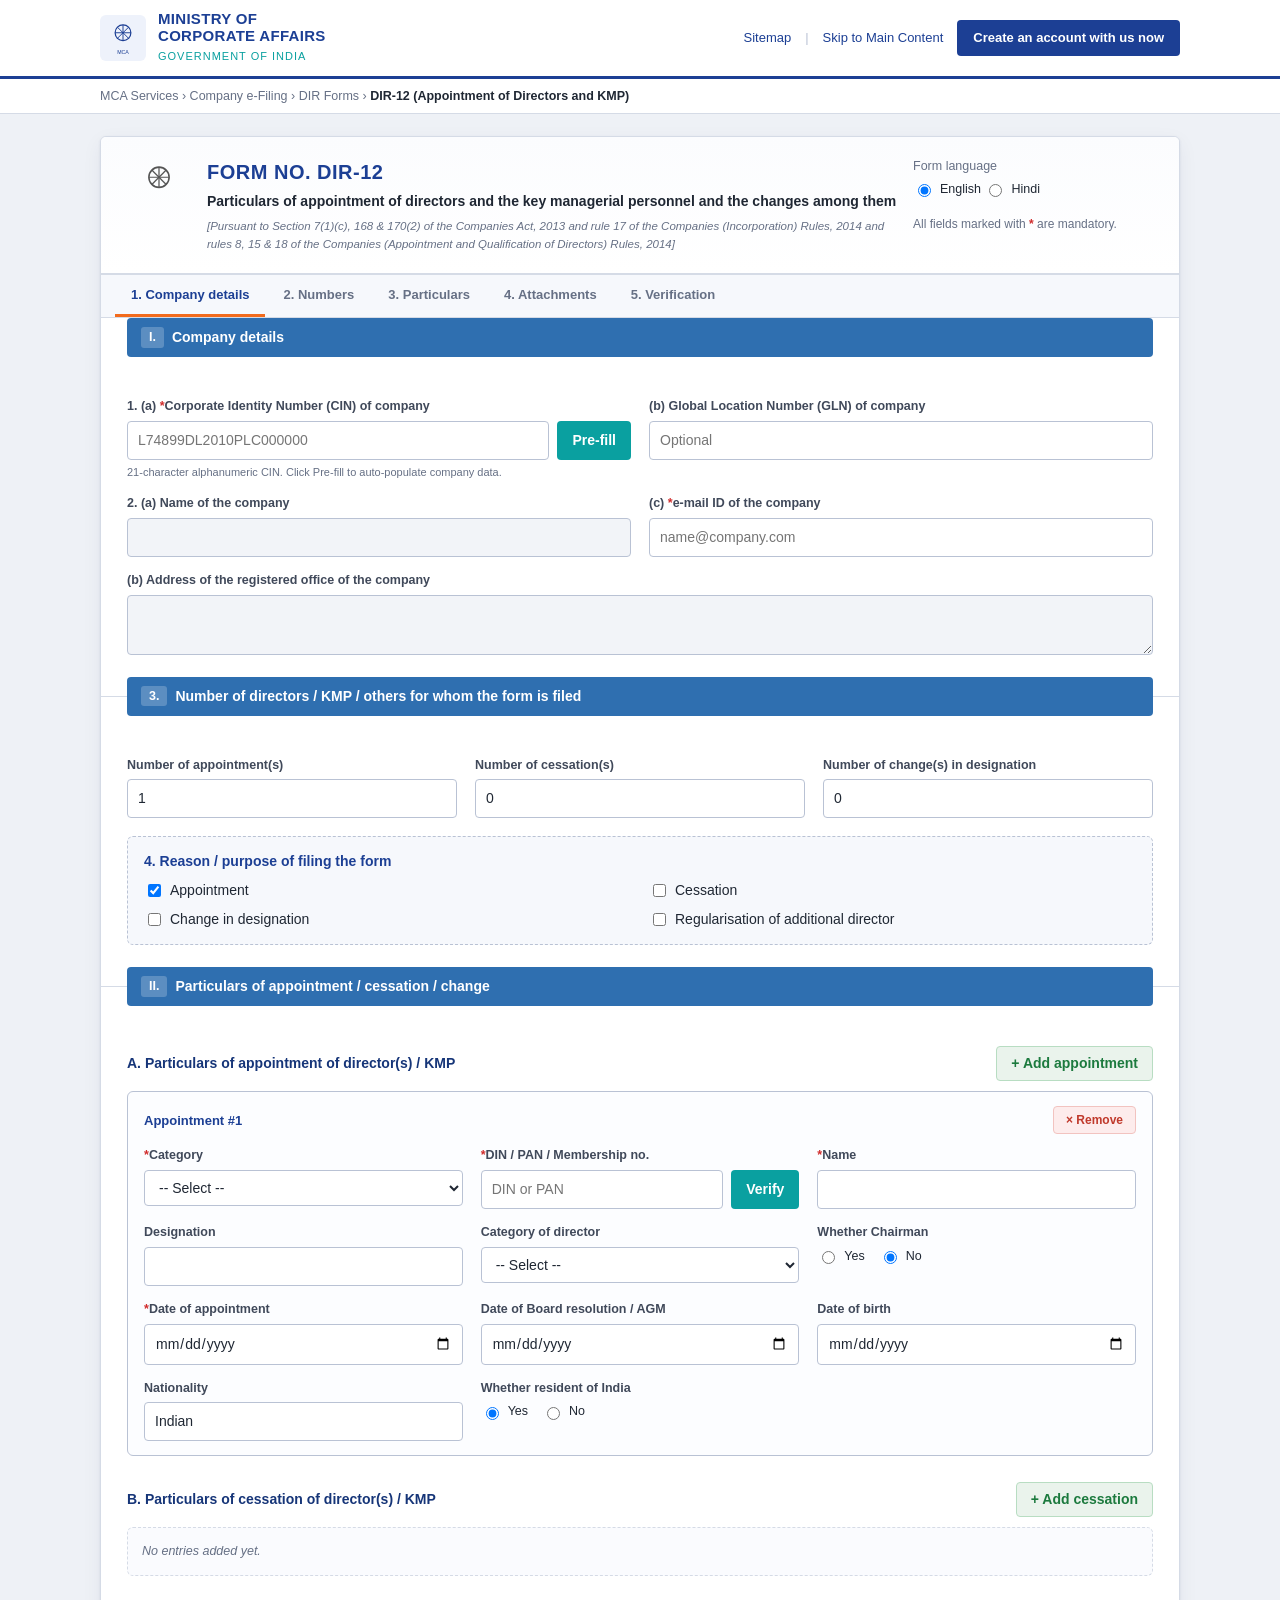
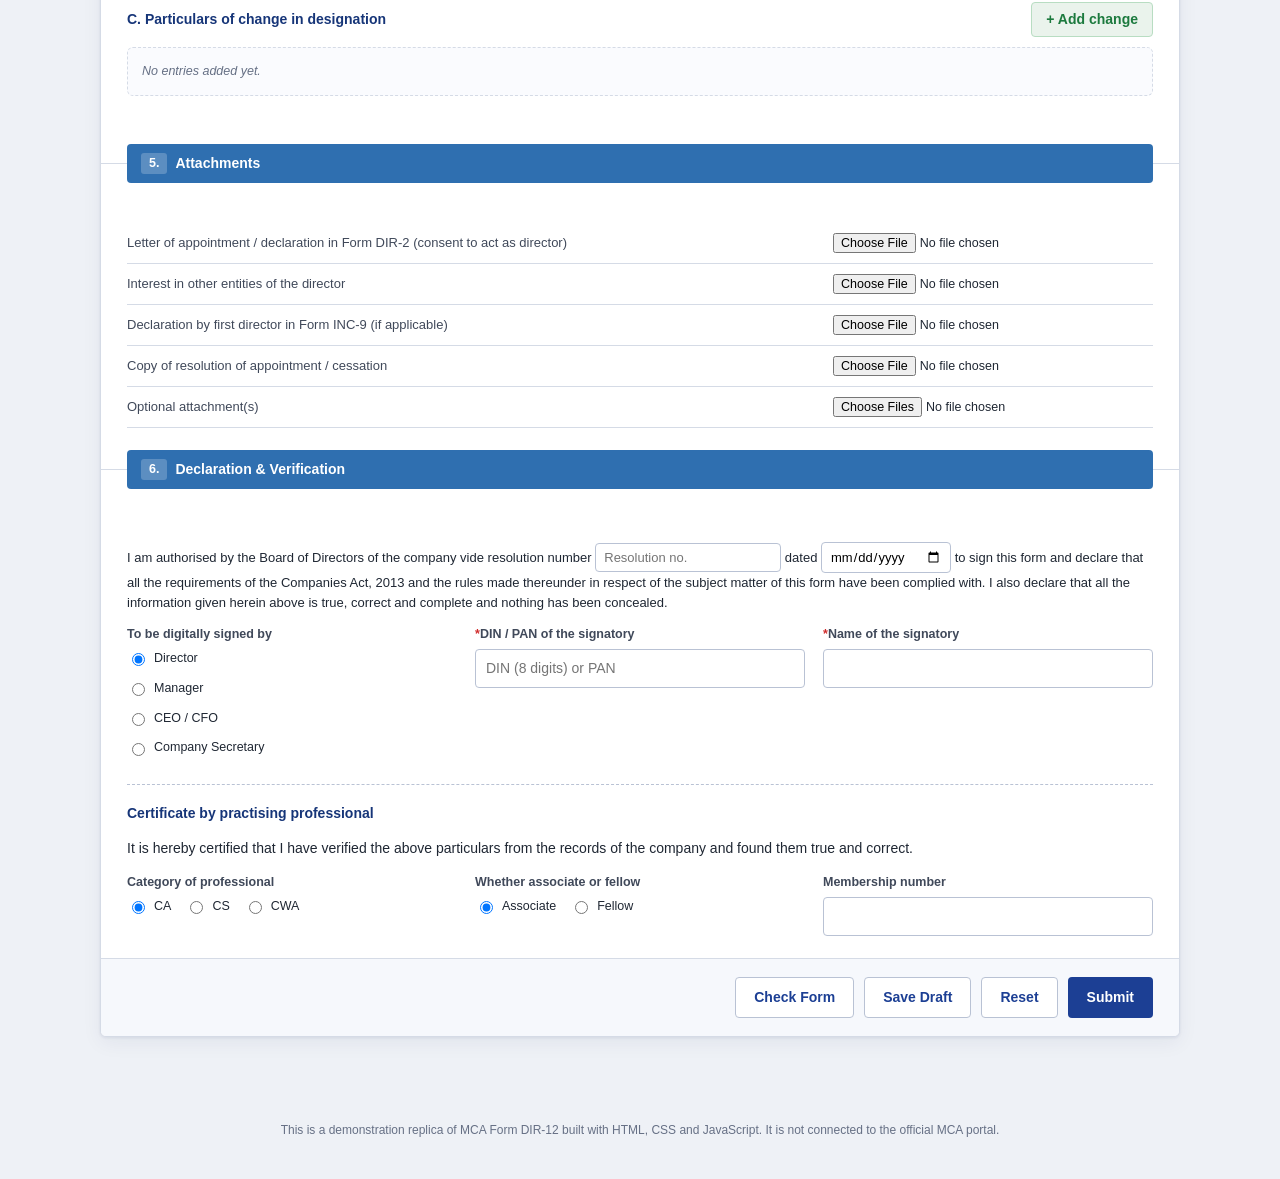
<file: src/main/resources/static/dir12/index.html>
<!DOCTYPE html>
<html lang="en">
<head>
  <meta charset="UTF-8" />
  <meta name="viewport" content="width=device-width, initial-scale=1.0" />
  <title>Form No. DIR-12 | Ministry of Corporate Affairs</title>
  <link rel="stylesheet" href="styles.css" />
</head>
<body>
  <!-- ===================== Top MCA bar ===================== -->
  <header class="mca-topbar">
    <div class="mca-topbar__inner">
      <div class="mca-brand">
        <div class="mca-emblem" aria-hidden="true">
          <!-- Ashoka emblem (simplified) -->
          <svg viewBox="0 0 48 48" width="42" height="42" role="img" aria-label="Government of India emblem">
            <circle cx="24" cy="18" r="9" fill="none" stroke="#1c3f94" stroke-width="1.4"/>
            <g stroke="#1c3f94" stroke-width="1.1">
              <line x1="24" y1="9" x2="24" y2="27"/>
              <line x1="15" y1="18" x2="33" y2="18"/>
              <line x1="17.6" y1="11.6" x2="30.4" y2="24.4"/>
              <line x1="30.4" y1="11.6" x2="17.6" y2="24.4"/>
            </g>
            <text x="24" y="42" text-anchor="middle" font-size="6" fill="#1c3f94">MCA</text>
          </svg>
        </div>
        <div class="mca-brand__text">
          <strong>MINISTRY OF<br />CORPORATE AFFAIRS</strong>
          <span>GOVERNMENT OF INDIA</span>
        </div>
      </div>
      <nav class="mca-topnav">
        <a href="#">Sitemap</a>
        <span class="sep">|</span>
        <a href="#main">Skip to Main Content</a>
        <a class="mca-btn-account" href="#">Create an account with us now</a>
      </nav>
    </div>
  </header>

  <div class="mca-breadcrumb">
    <div class="mca-breadcrumb__inner">
      MCA Services &rsaquo; Company e-Filing &rsaquo; DIR Forms &rsaquo;
      <strong>DIR-12 (Appointment of Directors and KMP)</strong>
    </div>
  </div>

  <!-- ===================== Form card ===================== -->
  <main id="main" class="form-shell">
    <form id="dir12Form" novalidate>

      <!-- Form title header -->
      <section class="form-head">
        <div class="form-head__emblem" aria-hidden="true">
          <svg viewBox="0 0 48 48" width="54" height="54">
            <circle cx="24" cy="18" r="9" fill="none" stroke="#555" stroke-width="1.4"/>
            <g stroke="#555" stroke-width="1.1">
              <line x1="24" y1="9" x2="24" y2="27"/><line x1="15" y1="18" x2="33" y2="18"/>
              <line x1="17.6" y1="11.6" x2="30.4" y2="24.4"/><line x1="30.4" y1="11.6" x2="17.6" y2="24.4"/>
            </g>
          </svg>
        </div>
        <div class="form-head__title">
          <h1>FORM NO. DIR-12</h1>
          <p class="subtitle">Particulars of appointment of directors and the key managerial
            personnel and the changes among them</p>
          <p class="pursuant">[Pursuant to Section 7(1)(c), 168 &amp; 170(2) of the Companies Act, 2013 and
            rule 17 of the Companies (Incorporation) Rules, 2014 and rules 8, 15 &amp; 18 of the
            Companies (Appointment and Qualification of Directors) Rules, 2014]</p>
        </div>
        <div class="form-head__meta">
          <label class="lang">Form language
            <span class="radio-inline">
              <label><input type="radio" name="formLang" value="en" checked /> English</label>
              <label><input type="radio" name="formLang" value="hi" /> Hindi</label>
            </span>
          </label>
          <p class="note">All fields marked with <span class="req">*</span> are mandatory.</p>
        </div>
      </section>

      <!-- Progress / segment nav -->
      <nav class="segment-nav" aria-label="Form segments">
        <button type="button" class="seg-link is-active" data-seg="seg1">1. Company details</button>
        <button type="button" class="seg-link" data-seg="seg2">2. Numbers</button>
        <button type="button" class="seg-link" data-seg="seg3">3. Particulars</button>
        <button type="button" class="seg-link" data-seg="seg4">4. Attachments</button>
        <button type="button" class="seg-link" data-seg="seg5">5. Verification</button>
      </nav>

      <!-- =============== Segment 1: Company details =============== -->
      <fieldset class="segment" id="seg1">
        <legend class="segment__bar"><span>I.</span> Company details</legend>

        <div class="grid">
          <div class="field field--with-btn col-6">
            <label for="cin">1. (a) <span class="req">*</span>Corporate Identity Number (CIN) of company</label>
            <div class="input-row">
              <input type="text" id="cin" name="cin" maxlength="21" placeholder="L74899DL2010PLC000000"
                     autocomplete="off" />
              <button type="button" class="btn btn--prefill" id="prefillBtn">Pre-fill</button>
            </div>
            <small class="hint">21-character alphanumeric CIN. Click Pre-fill to auto-populate company data.</small>
          </div>

          <div class="field col-6">
            <label for="gln">(b) Global Location Number (GLN) of company</label>
            <input type="text" id="gln" name="gln" placeholder="Optional" autocomplete="off" />
          </div>

          <div class="field col-6">
            <label for="companyName">2. (a) Name of the company</label>
            <input type="text" id="companyName" name="companyName" readonly class="readonly" />
          </div>

          <div class="field col-6">
            <label for="companyEmail">(c) <span class="req">*</span>e-mail ID of the company</label>
            <input type="email" id="companyEmail" name="companyEmail" placeholder="name@company.com" />
          </div>

          <div class="field col-12">
            <label for="regdOffice">(b) Address of the registered office of the company</label>
            <textarea id="regdOffice" name="regdOffice" rows="2" readonly class="readonly"></textarea>
          </div>
        </div>
      </fieldset>

      <!-- =============== Segment 2: Numbers =============== -->
      <fieldset class="segment" id="seg2">
        <legend class="segment__bar"><span>3.</span> Number of directors / KMP / others for whom the form is filed</legend>

        <div class="grid">
          <div class="field col-4">
            <label for="numAppointment">Number of appointment(s)</label>
            <input type="number" id="numAppointment" name="numAppointment" min="0" max="15" value="0" />
          </div>
          <div class="field col-4">
            <label for="numCessation">Number of cessation(s)</label>
            <input type="number" id="numCessation" name="numCessation" min="0" max="15" value="0" />
          </div>
          <div class="field col-4">
            <label for="numChange">Number of change(s) in designation</label>
            <input type="number" id="numChange" name="numChange" min="0" max="15" value="0" />
          </div>
        </div>

        <div class="callout">
          <strong>4. Reason / purpose of filing the form</strong>
          <div class="checkbox-grid">
            <label><input type="checkbox" name="purpose" value="appointment" checked /> Appointment</label>
            <label><input type="checkbox" name="purpose" value="cessation" /> Cessation</label>
            <label><input type="checkbox" name="purpose" value="change" /> Change in designation</label>
            <label><input type="checkbox" name="purpose" value="regularisation" /> Regularisation of additional director</label>
          </div>
        </div>
      </fieldset>

      <!-- =============== Segment 3: Particulars =============== -->
      <fieldset class="segment" id="seg3">
        <legend class="segment__bar"><span>II.</span> Particulars of appointment / cessation / change</legend>

        <!-- Appointment particulars -->
        <div class="subsection">
          <div class="subsection__head">
            <h3>A. Particulars of appointment of director(s) / KMP</h3>
            <button type="button" class="btn btn--add" data-add="appointment">+ Add appointment</button>
          </div>
          <div id="appointmentList" class="entry-list"></div>
        </div>

        <!-- Cessation particulars -->
        <div class="subsection">
          <div class="subsection__head">
            <h3>B. Particulars of cessation of director(s) / KMP</h3>
            <button type="button" class="btn btn--add" data-add="cessation">+ Add cessation</button>
          </div>
          <div id="cessationList" class="entry-list"></div>
        </div>

        <!-- Change in designation -->
        <div class="subsection">
          <div class="subsection__head">
            <h3>C. Particulars of change in designation</h3>
            <button type="button" class="btn btn--add" data-add="change">+ Add change</button>
          </div>
          <div id="changeList" class="entry-list"></div>
        </div>
      </fieldset>

      <!-- =============== Segment 4: Attachments =============== -->
      <fieldset class="segment" id="seg4">
        <legend class="segment__bar"><span>5.</span> Attachments</legend>
        <ul class="attach-list">
          <li>
            <label>Letter of appointment / declaration in Form DIR-2 (consent to act as director)</label>
            <input type="file" name="attachDir2" accept=".pdf" />
          </li>
          <li>
            <label>Interest in other entities of the director</label>
            <input type="file" name="attachInterest" accept=".pdf" />
          </li>
          <li>
            <label>Declaration by first director in Form INC-9 (if applicable)</label>
            <input type="file" name="attachInc9" accept=".pdf" />
          </li>
          <li>
            <label>Copy of resolution of appointment / cessation</label>
            <input type="file" name="attachResolution" accept=".pdf" />
          </li>
          <li>
            <label>Optional attachment(s)</label>
            <input type="file" name="attachOptional" accept=".pdf" multiple />
          </li>
        </ul>
      </fieldset>

      <!-- =============== Segment 5: Verification =============== -->
      <fieldset class="segment" id="seg5">
        <legend class="segment__bar"><span>6.</span> Declaration &amp; Verification</legend>

        <div class="declaration">
          <p>I am authorised by the Board of Directors of the company vide resolution number
            <input type="text" class="inline-input" id="resNo" name="resNo" placeholder="Resolution no." />
            dated
            <input type="date" class="inline-input" id="resDate" name="resDate" />
            to sign this form and declare that all the requirements of the Companies Act, 2013 and the rules
            made thereunder in respect of the subject matter of this form have been complied with. I also
            declare that all the information given herein above is true, correct and complete and nothing has
            been concealed.</p>

          <div class="grid">
            <div class="field col-4">
              <label>To be digitally signed by</label>
              <div class="radio-stack">
                <label><input type="radio" name="signerType" value="director" checked /> Director</label>
                <label><input type="radio" name="signerType" value="manager" /> Manager</label>
                <label><input type="radio" name="signerType" value="ceo" /> CEO / CFO</label>
                <label><input type="radio" name="signerType" value="secretary" /> Company Secretary</label>
              </div>
            </div>
            <div class="field col-4">
              <label for="signerId"><span class="req">*</span>DIN / PAN of the signatory</label>
              <input type="text" id="signerId" name="signerId" placeholder="DIN (8 digits) or PAN" />
            </div>
            <div class="field col-4">
              <label for="signerName"><span class="req">*</span>Name of the signatory</label>
              <input type="text" id="signerName" name="signerName" />
            </div>
          </div>
        </div>

        <div class="certification">
          <h3>Certificate by practising professional</h3>
          <p>It is hereby certified that I have verified the above particulars from the records of the company
            and found them true and correct.</p>
          <div class="grid">
            <div class="field col-4">
              <label>Category of professional</label>
              <div class="radio-inline">
                <label><input type="radio" name="proType" value="ca" checked /> CA</label>
                <label><input type="radio" name="proType" value="cs" /> CS</label>
                <label><input type="radio" name="proType" value="cwa" /> CWA</label>
              </div>
            </div>
            <div class="field col-4">
              <label>Whether associate or fellow</label>
              <div class="radio-inline">
                <label><input type="radio" name="proMember" value="associate" checked /> Associate</label>
                <label><input type="radio" name="proMember" value="fellow" /> Fellow</label>
              </div>
            </div>
            <div class="field col-4">
              <label for="proMembership">Membership number</label>
              <input type="text" id="proMembership" name="proMembership" />
            </div>
          </div>
        </div>
      </fieldset>

      <!-- Action bar -->
      <div class="action-bar">
        <button type="button" class="btn btn--ghost" id="checkBtn">Check Form</button>
        <button type="button" class="btn btn--ghost" id="saveBtn">Save Draft</button>
        <button type="reset" class="btn btn--ghost" id="resetBtn">Reset</button>
        <button type="submit" class="btn btn--primary" id="submitBtn">Submit</button>
      </div>

      <div id="formMessage" class="form-message" role="status" aria-live="polite"></div>
    </form>

    <!-- JSON preview of submitted data -->
    <details id="jsonPreview" class="json-preview" hidden>
      <summary>Submitted form data (JSON)</summary>
      <pre id="jsonOutput"></pre>
    </details>
  </main>

  <footer class="mca-footer">
    <p>This is a demonstration replica of MCA Form DIR-12 built with HTML, CSS and JavaScript.
       It is not connected to the official MCA portal.</p>
  </footer>

  <!-- Templates for repeatable entries -->
  <template id="tpl-appointment">
    <div class="entry" data-type="appointment">
      <div class="entry__head">
        <span class="entry__title">Appointment #<span class="entry__idx"></span></span>
        <button type="button" class="btn btn--remove" data-remove>&times; Remove</button>
      </div>
      <div class="grid">
        <div class="field col-4">
          <label><span class="req">*</span>Category</label>
          <select name="ap_category">
            <option value="">-- Select --</option>
            <option>Director</option>
            <option>Managing Director</option>
            <option>Whole-time Director</option>
            <option>Additional Director</option>
            <option>Alternate Director</option>
            <option>Nominee Director</option>
            <option>Manager</option>
            <option>Chief Executive Officer (CEO)</option>
            <option>Chief Financial Officer (CFO)</option>
            <option>Company Secretary</option>
          </select>
        </div>
        <div class="field col-4 field--with-btn">
          <label><span class="req">*</span>DIN / PAN / Membership no.</label>
          <div class="input-row">
            <input type="text" name="ap_din" placeholder="DIN or PAN" />
            <button type="button" class="btn btn--prefill" data-verify>Verify</button>
          </div>
        </div>
        <div class="field col-4">
          <label><span class="req">*</span>Name</label>
          <input type="text" name="ap_name" />
        </div>
        <div class="field col-4">
          <label>Designation</label>
          <input type="text" name="ap_designation" />
        </div>
        <div class="field col-4">
          <label>Category of director</label>
          <select name="ap_dircategory">
            <option value="">-- Select --</option>
            <option>Promoter</option>
            <option>Professional</option>
            <option>Independent</option>
            <option>Nominee</option>
            <option>Government</option>
            <option>Small shareholders</option>
          </select>
        </div>
        <div class="field col-4">
          <label>Whether Chairman</label>
          <div class="radio-inline">
            <label><input type="radio" name="ap_chairman__IDX" value="yes" /> Yes</label>
            <label><input type="radio" name="ap_chairman__IDX" value="no" checked /> No</label>
          </div>
        </div>
        <div class="field col-4">
          <label><span class="req">*</span>Date of appointment</label>
          <input type="date" name="ap_date" />
        </div>
        <div class="field col-4">
          <label>Date of Board resolution / AGM</label>
          <input type="date" name="ap_boardDate" />
        </div>
        <div class="field col-4">
          <label>Date of birth</label>
          <input type="date" name="ap_dob" />
        </div>
        <div class="field col-4">
          <label>Nationality</label>
          <input type="text" name="ap_nationality" value="Indian" />
        </div>
        <div class="field col-4">
          <label>Whether resident of India</label>
          <div class="radio-inline">
            <label><input type="radio" name="ap_resident__IDX" value="yes" checked /> Yes</label>
            <label><input type="radio" name="ap_resident__IDX" value="no" /> No</label>
          </div>
        </div>
      </div>
    </div>
  </template>

  <template id="tpl-cessation">
    <div class="entry" data-type="cessation">
      <div class="entry__head">
        <span class="entry__title">Cessation #<span class="entry__idx"></span></span>
        <button type="button" class="btn btn--remove" data-remove>&times; Remove</button>
      </div>
      <div class="grid">
        <div class="field col-4 field--with-btn">
          <label><span class="req">*</span>DIN / PAN</label>
          <div class="input-row">
            <input type="text" name="ce_din" placeholder="DIN or PAN" />
            <button type="button" class="btn btn--prefill" data-verify>Verify</button>
          </div>
        </div>
        <div class="field col-4">
          <label><span class="req">*</span>Name</label>
          <input type="text" name="ce_name" />
        </div>
        <div class="field col-4">
          <label>Designation</label>
          <input type="text" name="ce_designation" />
        </div>
        <div class="field col-4">
          <label><span class="req">*</span>Date of cessation</label>
          <input type="date" name="ce_date" />
        </div>
        <div class="field col-8">
          <label><span class="req">*</span>Reason for cessation</label>
          <select name="ce_reason">
            <option value="">-- Select --</option>
            <option>Resignation</option>
            <option>Removal</option>
            <option>Disqualification</option>
            <option>Death</option>
            <option>Absented from Board meetings</option>
            <option>Vacation of office under section 167</option>
            <option>Change in nomination</option>
            <option>Withdrawal of nomination</option>
            <option>Others</option>
          </select>
        </div>
      </div>
    </div>
  </template>

  <template id="tpl-change">
    <div class="entry" data-type="change">
      <div class="entry__head">
        <span class="entry__title">Change #<span class="entry__idx"></span></span>
        <button type="button" class="btn btn--remove" data-remove>&times; Remove</button>
      </div>
      <div class="grid">
        <div class="field col-4 field--with-btn">
          <label><span class="req">*</span>DIN / PAN</label>
          <div class="input-row">
            <input type="text" name="ch_din" placeholder="DIN or PAN" />
            <button type="button" class="btn btn--prefill" data-verify>Verify</button>
          </div>
        </div>
        <div class="field col-4">
          <label><span class="req">*</span>Name</label>
          <input type="text" name="ch_name" />
        </div>
        <div class="field col-4">
          <label>Old designation</label>
          <input type="text" name="ch_oldDesignation" />
        </div>
        <div class="field col-4">
          <label><span class="req">*</span>New designation</label>
          <input type="text" name="ch_newDesignation" />
        </div>
        <div class="field col-4">
          <label><span class="req">*</span>Date of change</label>
          <input type="date" name="ch_date" />
        </div>
      </div>
    </div>
  </template>

  <script src="script.js"></script>
</body>
</html>
</file>
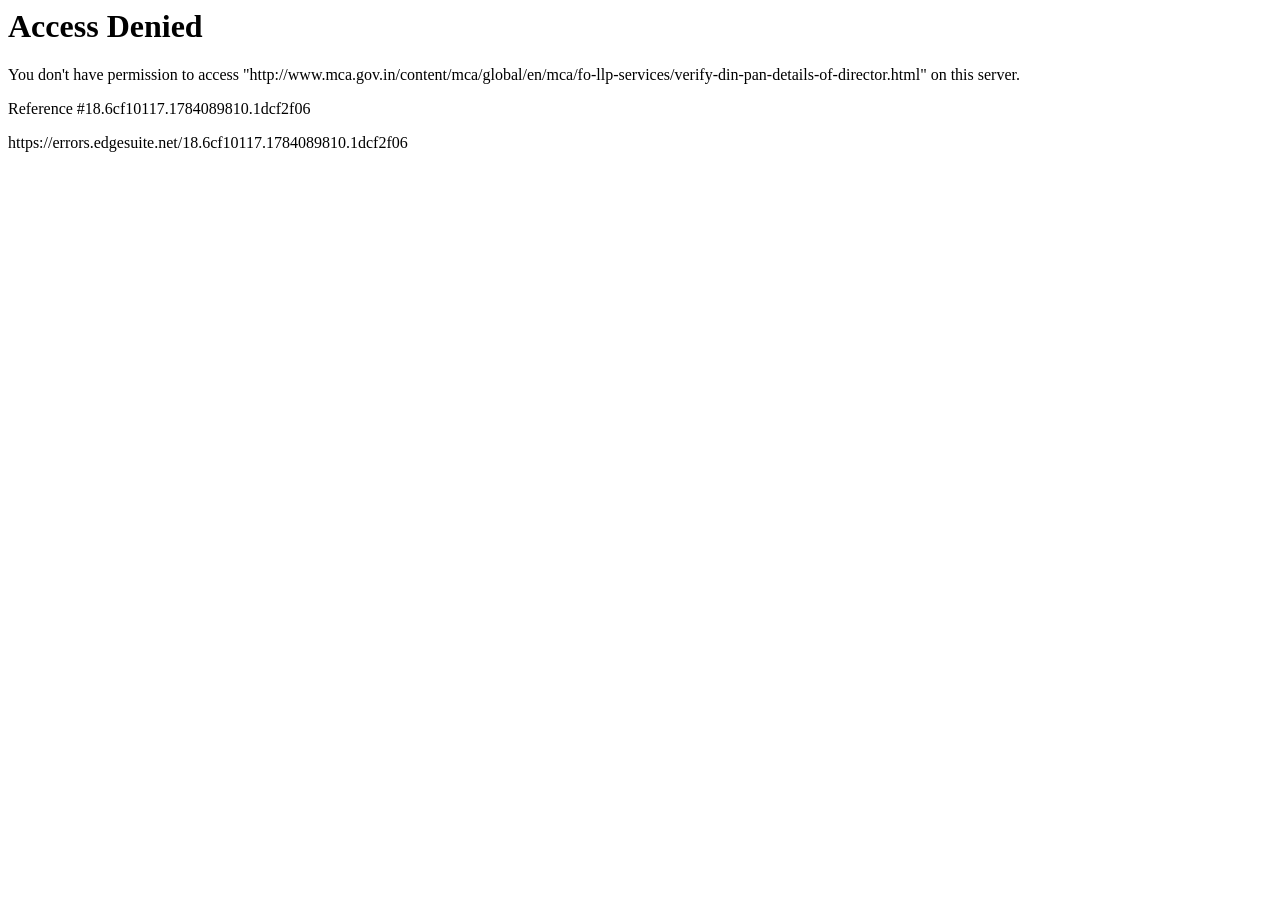
<file: page.html>
<HTML><HEAD>
<TITLE>Access Denied</TITLE>
</HEAD><BODY>
<H1>Access Denied</H1>
 
You don't have permission to access "http&#58;&#47;&#47;www&#46;mca&#46;gov&#46;in&#47;content&#47;mca&#47;global&#47;en&#47;mca&#47;fo&#45;llp&#45;services&#47;verify&#45;din&#45;pan&#45;details&#45;of&#45;director&#46;html" on this server.<P>
Reference&#32;&#35;18&#46;6cf10117&#46;1784089810&#46;1dcf2f06
<P>https&#58;&#47;&#47;errors&#46;edgesuite&#46;net&#47;18&#46;6cf10117&#46;1784089810&#46;1dcf2f06</P>
</BODY>
</HTML>
</file>
<file: src/main/resources/static/dir12/styles.css>
/* ===================== MCA DIR-12 form styling ===================== */
:root {
  --mca-blue: #1c3f94;
  --mca-blue-dark: #163578;
  --mca-teal: #0aa0a0;
  --mca-orange: #f26b1d;
  --bar-blue: #2f6fb0;
  --line: #d5dbe6;
  --line-strong: #b9c2d4;
  --bg: #eef1f6;
  --card: #ffffff;
  --text: #1f2733;
  --muted: #667085;
  --req: #d02b2b;
  --readonly-bg: #f2f4f8;
  --shadow: 0 1px 3px rgba(20, 40, 90, .08), 0 6px 20px rgba(20, 40, 90, .06);
  --radius: 6px;
}

* { box-sizing: border-box; }

body {
  margin: 0;
  font-family: "Segoe UI", Roboto, Arial, sans-serif;
  color: var(--text);
  background: var(--bg);
  font-size: 14px;
  line-height: 1.5;
}

/* ---------- Top bar ---------- */
.mca-topbar {
  background: #fff;
  border-bottom: 3px solid var(--mca-blue);
}
.mca-topbar__inner {
  max-width: 1120px;
  margin: 0 auto;
  padding: 10px 20px;
  display: flex;
  align-items: center;
  justify-content: space-between;
  gap: 16px;
  flex-wrap: wrap;
}
.mca-brand { display: flex; align-items: center; gap: 12px; }
.mca-emblem {
  width: 46px; height: 46px; border-radius: 6px;
  display: grid; place-items: center; background: #eef2fb;
}
.mca-brand__text strong { display: block; color: var(--mca-blue); font-size: 15px; line-height: 1.15; letter-spacing: .3px; }
.mca-brand__text span { color: var(--mca-teal); font-size: 11px; letter-spacing: 1px; }
.mca-topnav { display: flex; align-items: center; gap: 14px; font-size: 13px; }
.mca-topnav a { color: var(--mca-blue); text-decoration: none; }
.mca-topnav a:hover { text-decoration: underline; }
.mca-topnav .sep { color: var(--line-strong); }
.mca-btn-account {
  background: var(--mca-blue); color: #fff !important; padding: 8px 16px;
  border-radius: 4px; font-weight: 600;
}
.mca-btn-account:hover { background: var(--mca-blue-dark); text-decoration: none !important; }

/* ---------- Breadcrumb ---------- */
.mca-breadcrumb { background: #fff; border-bottom: 1px solid var(--line); }
.mca-breadcrumb__inner {
  max-width: 1120px; margin: 0 auto; padding: 8px 20px; font-size: 12.5px; color: var(--muted);
}
.mca-breadcrumb strong { color: var(--text); }

/* ---------- Form shell ---------- */
.form-shell { max-width: 1120px; margin: 22px auto 60px; padding: 0 20px; }
#dir12Form {
  background: var(--card); border: 1px solid var(--line); border-radius: var(--radius);
  box-shadow: var(--shadow); overflow: hidden;
}

/* ---------- Form head ---------- */
.form-head {
  display: grid;
  grid-template-columns: 64px 1fr 240px;
  gap: 16px; align-items: start;
  padding: 20px 26px;
  border-bottom: 2px solid var(--line);
  background: linear-gradient(180deg, #fbfcfe, #fff);
}
.form-head__emblem { display: grid; place-items: center; }
.form-head__title h1 { margin: 0; font-size: 20px; color: var(--mca-blue); letter-spacing: .5px; }
.form-head__title .subtitle { margin: 4px 0 6px; font-weight: 600; color: var(--text); }
.form-head__title .pursuant { margin: 0; font-size: 11.5px; color: var(--muted); font-style: italic; }
.form-head__meta .lang { font-size: 12.5px; color: var(--muted); display: block; }
.form-head__meta .radio-inline { display: block; margin-top: 4px; }
.form-head__meta .note { margin: 12px 0 0; font-size: 12px; color: var(--muted); }
.req { color: var(--req); font-weight: 700; }

/* ---------- Segment nav ---------- */
.segment-nav {
  display: flex; flex-wrap: wrap; gap: 2px; padding: 0 14px;
  background: #f6f8fc; border-bottom: 1px solid var(--line);
}
.seg-link {
  border: none; background: transparent; padding: 12px 16px; cursor: pointer;
  font-size: 13px; color: var(--muted); border-bottom: 3px solid transparent; font-weight: 600;
}
.seg-link:hover { color: var(--mca-blue); }
.seg-link.is-active { color: var(--mca-blue); border-bottom-color: var(--mca-orange); }

/* ---------- Segments ---------- */
.segment { border: none; margin: 0; padding: 22px 26px; }
.segment + .segment { border-top: 1px solid var(--line); }
.segment__bar {
  width: 100%; background: var(--bar-blue); color: #fff;
  padding: 9px 14px; border-radius: 4px; font-size: 14px; font-weight: 600;
  display: flex; align-items: center; gap: 8px; margin-bottom: 18px;
}
.segment__bar span { background: rgba(255,255,255,.22); border-radius: 3px; padding: 1px 8px; font-size: 12.5px; }

/* ---------- Grid & fields ---------- */
.grid { display: grid; grid-template-columns: repeat(12, 1fr); gap: 14px 18px; }
.col-4 { grid-column: span 4; }
.col-6 { grid-column: span 6; }
.col-8 { grid-column: span 8; }
.col-12 { grid-column: span 12; }

.field { display: flex; flex-direction: column; min-width: 0; }
.field label { font-size: 12.5px; color: #40495a; margin-bottom: 5px; font-weight: 600; }
.field input[type=text],
.field input[type=email],
.field input[type=number],
.field input[type=date],
.field select,
.field textarea {
  width: 100%; padding: 8px 10px; border: 1px solid var(--line-strong); border-radius: 4px;
  font: inherit; color: var(--text); background: #fff; transition: border-color .15s, box-shadow .15s;
}
.field input:focus, .field select:focus, .field textarea:focus {
  outline: none; border-color: var(--mca-blue); box-shadow: 0 0 0 3px rgba(28,63,148,.12);
}
.field .readonly, .field input.readonly, .field textarea.readonly { background: var(--readonly-bg); color: #555; }
.field .hint { font-size: 11px; color: var(--muted); margin-top: 4px; }
.field.invalid input, .field.invalid select, .field.invalid textarea { border-color: var(--req); background: #fff6f6; }
.field .error-msg { color: var(--req); font-size: 11px; margin-top: 4px; display: none; }
.field.invalid .error-msg { display: block; }

.input-row { display: flex; gap: 8px; }
.input-row input { flex: 1; }

/* ---------- Radio / checkbox groups ---------- */
.radio-inline { display: flex; flex-wrap: wrap; gap: 14px; }
.radio-inline label, .radio-stack label, .checkbox-grid label {
  font-weight: 500; color: var(--text); display: inline-flex; align-items: center; gap: 6px; cursor: pointer;
}
.radio-stack { display: flex; flex-direction: column; gap: 6px; }
.checkbox-grid { display: grid; grid-template-columns: repeat(2, minmax(0,1fr)); gap: 8px 18px; margin-top: 8px; }

.callout {
  margin-top: 18px; padding: 14px 16px; background: #f6f8fc;
  border: 1px dashed var(--line-strong); border-radius: 6px;
}
.callout > strong { color: var(--mca-blue); }

/* ---------- Subsections & entries ---------- */
.subsection { margin-bottom: 26px; }
.subsection__head { display: flex; align-items: center; justify-content: space-between; margin-bottom: 10px; }
.subsection__head h3 { margin: 0; font-size: 14px; color: var(--mca-blue-dark); }
.entry-list:empty::after {
  content: "No entries added yet."; display: block; padding: 14px;
  color: var(--muted); font-style: italic; font-size: 12.5px;
  background: #fafbfe; border: 1px dashed var(--line); border-radius: 6px;
}
.entry {
  border: 1px solid var(--line-strong); border-radius: 6px; padding: 14px 16px;
  margin-bottom: 12px; background: #fcfdff;
}
.entry__head { display: flex; align-items: center; justify-content: space-between; margin-bottom: 12px; }
.entry__title { font-weight: 700; color: var(--mca-blue); font-size: 13px; }

/* ---------- Attachments ---------- */
.attach-list { list-style: none; margin: 0; padding: 0; }
.attach-list li {
  display: grid; grid-template-columns: 1fr 320px; gap: 12px; align-items: center;
  padding: 10px 0; border-bottom: 1px solid var(--line);
}
.attach-list li label { font-size: 13px; color: #40495a; }
.attach-list input[type=file] { font-size: 12.5px; }

/* ---------- Declaration ---------- */
.declaration p { font-size: 13px; }
.inline-input { display: inline-block; width: auto; min-width: 130px; padding: 4px 8px !important;
  border: 1px solid var(--line-strong); border-radius: 4px; font: inherit; }
.certification {
  margin-top: 22px; padding-top: 18px; border-top: 1px dashed var(--line-strong);
}
.certification h3 { margin: 0 0 8px; color: var(--mca-blue-dark); font-size: 14px; }

/* ---------- Buttons ---------- */
.btn {
  border: 1px solid transparent; border-radius: 4px; padding: 9px 18px; font: inherit; font-weight: 600;
  cursor: pointer; transition: background .15s, box-shadow .15s, opacity .15s;
}
.btn--primary { background: var(--mca-blue); color: #fff; }
.btn--primary:hover { background: var(--mca-blue-dark); }
.btn--ghost { background: #fff; color: var(--mca-blue); border-color: var(--line-strong); }
.btn--ghost:hover { background: #f2f5fb; }
.btn--prefill { background: var(--mca-teal); color: #fff; padding: 8px 14px; white-space: nowrap; }
.btn--prefill:hover { background: #088; }
.btn--add { background: #eaf3ec; color: #1c7a3e; border-color: #b8ddc2; padding: 6px 14px; }
.btn--add:hover { background: #daecdf; }
.btn--remove { background: #fdecec; color: #c0392b; border-color: #f2c3c0; padding: 4px 12px; font-size: 12px; }
.btn--remove:hover { background: #f9dcda; }

.action-bar {
  display: flex; justify-content: flex-end; gap: 10px; flex-wrap: wrap;
  padding: 18px 26px; background: #f6f8fc; border-top: 1px solid var(--line);
}

/* ---------- Messages / JSON ---------- */
.form-message { padding: 0 26px; }
.form-message.show { padding: 14px 26px; margin: 0; }
.form-message.error { color: var(--req); background: #fff4f4; border-top: 1px solid #f3c9c9; }
.form-message.success { color: #1c7a3e; background: #f1f9f3; border-top: 1px solid #c6e6cf; }

.json-preview { max-width: 1120px; margin: 16px auto 0; padding: 0 20px; }
.json-preview summary { cursor: pointer; font-weight: 600; color: var(--mca-blue); }
.json-preview pre {
  background: #0f1728; color: #d6e2ff; padding: 16px; border-radius: 6px; overflow: auto;
  font-size: 12px; line-height: 1.5;
}

/* ---------- Footer ---------- */
.mca-footer { text-align: center; padding: 24px 20px 40px; }
.mca-footer p { margin: 0; font-size: 12px; color: var(--muted); }

/* ---------- Responsive ---------- */
@media (max-width: 900px) {
  .form-head { grid-template-columns: 1fr; }
  .form-head__meta { border-top: 1px solid var(--line); padding-top: 12px; }
  .col-4, .col-6, .col-8 { grid-column: span 12; }
  .attach-list li { grid-template-columns: 1fr; }
  .checkbox-grid { grid-template-columns: 1fr; }
}
</file>
